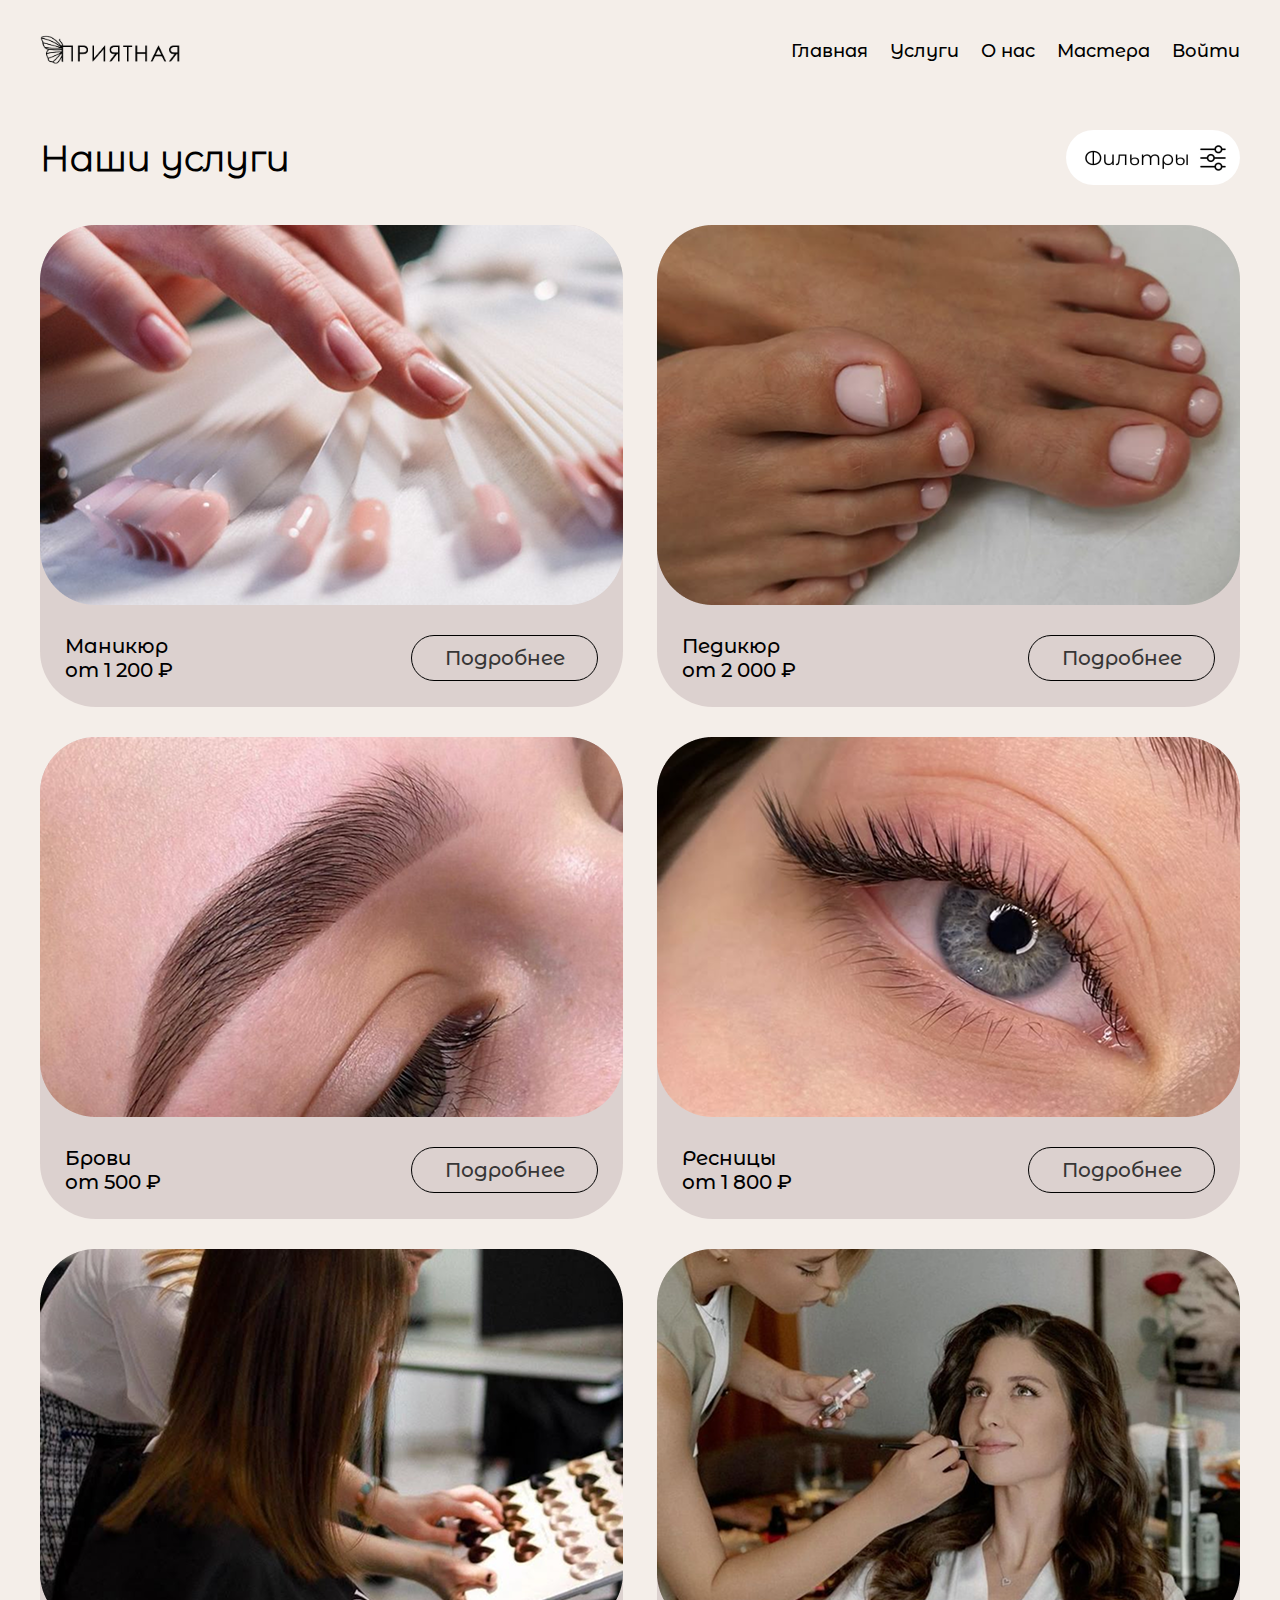
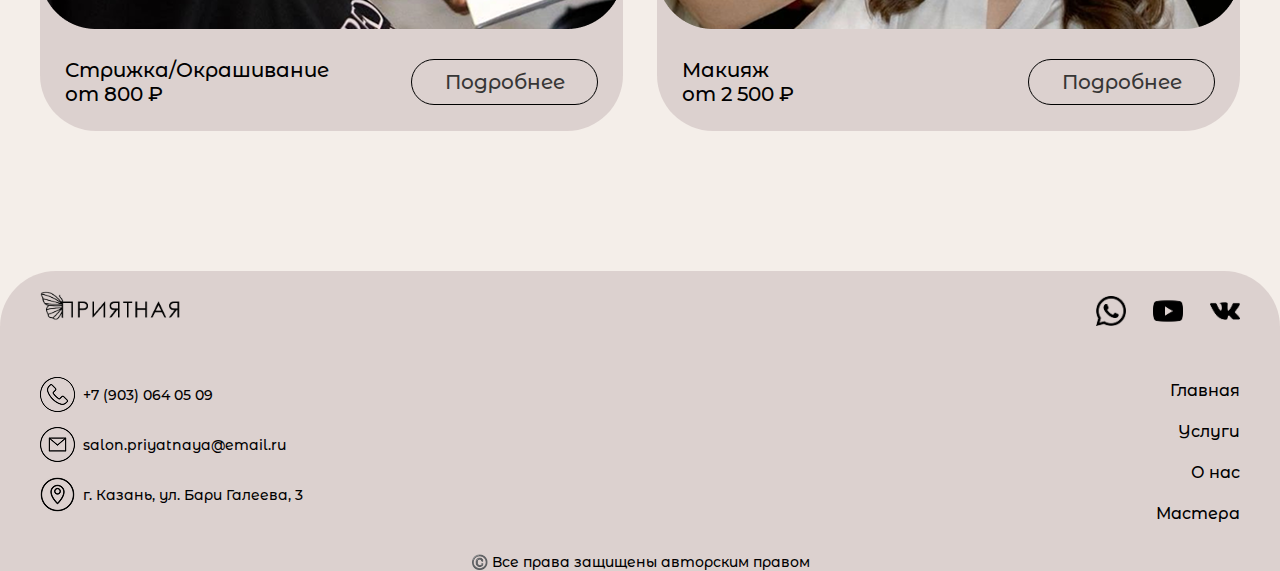
<file: catalog.html>
<!DOCTYPE html>
<html lang="ru">

<head>
    <meta charset="UTF-8">
    <meta name="viewport" content="width=device-width, initial-scale=1.0">
    <title>Каталог</title>
    <link rel="stylesheet" href="assets/css/style.css">
</head>

<body>
    <!-- шапка начало -->
    <header>
        <div class="container">
            <div class="logo">
                <a href="index.html"><img src="assets/media/image/logo.png" alt=""></a>
            </div>
            <input type="checkbox" id="burger">
            <label for="burger"></label>
            <div class="menu_nav">
            <nav>
                <a href="index.html">Главная</a>
                <a href="#catalog">Услуги</a>
                <a href="#o_nas">О нас</a>
                <a href="master.html">Мастера</a>
                <a href="reg.html">Войти</a>
            </nav></div>
        </div>
    </header>
    <!-- шапка конец -->

    <!-- каталог начало -->
    <div class="catalog_full">
        <div class="container">
            <div class="catalog_title">
                <h2>Наши услуги</h2>
                <img src="assets/media/image/catalog/1.jpg" alt="">
            </div>

            <div class="catalog_c">
                <div class="card">
                    <img src="assets/media/image/catalog_full/1.png" alt="">
                    <div class="catalog_info">
                        <p>Маникюр <br>
                            от 1 200 ₽ </p>
                        <a href="usluga.html" class="btn_reg">Подробнее</a>
                    </div>
                </div>

                <div class="card">
                    <img src="assets/media/image/catalog_full/2.png" alt="">
                    <div class="catalog_info">
                        <p>Педикюр <br>
                            от 2 000 ₽ </p>
                        <a href="#" class="btn_reg">Подробнее</a>
                    </div>
                </div>

                <div class="card">
                    <img src="assets/media/image/catalog_full/3.png" alt="">
                    <div class="catalog_info">
                        <p>Брови <br>
                            от 500 ₽ </p>
                        <a href="#" class="btn_reg">Подробнее</a>
                    </div>
                </div>

                <div class="card">
                    <img src="assets/media/image/catalog_full/4.png" alt="">
                    <div class="catalog_info">
                        <p>Ресницы <br>
                            от 1 800 ₽ </p>
                        <a href="#" class="btn_reg">Подробнее</a>
                    </div>
                </div>

                <div class="card">
                    <img src="assets/media/image/catalog_full/5.png" alt="">
                    <div class="catalog_info">
                        <p>Стрижка/Окрашивание <br>
                            от 800 ₽ </p>
                        <a href="#" class="btn_reg">Подробнее</a>
                    </div>
                </div>

                <div class="card">
                    <img src="assets/media/image/catalog_full/6.png" alt="">
                    <div class="catalog_info">
                        <p>Макияж <br>
                            от 2 500 ₽ </p>
                        <a href="#" class="btn_reg">Подробнее</a>
                    </div>
                </div>
            </div>
        </div>
    </div>
    <!-- каталог конец -->


</body> <!-- футер начало -->
<footer class="mt140">
    <div class="container">
        <div class="footer_content">
            <div class="footer_left">
                <div class="logo">
                    <img src="assets/media/image/logo.png" alt="">
                </div>
                <div class="footer_contacts">
                    <div class="fc_card">
                        <img src="assets/media/image/footer/1.png" alt="">
                        <p>+7 (903) 064 05 09 </p>
                    </div>
                    <div class="fc_card">
                        <img src="assets/media/image/footer/2.png" alt="">
                        <p>salon.priyatnaya@email.ru</p>
                    </div>
                    <div class="fc_card">
                        <img src="assets/media/image/footer/3.png" alt="">
                        <p>г. Казань, ул. Бари Галеева, 3</p>
                    </div>
                </div>
            </div>

            <div class="footer_right">
                <div class="fr">
                    <img src="assets/media/image/footer/4.png" alt="">
                    <img src="assets/media/image/footer/5.png" alt="">
                    <img src="assets/media/image/footer/6.png" alt="">
                </div>
                <nav>
                    <a href="index.html">Главная</a>
                    <a href="#catalog">Услуги</a>
                    <a href="#o_nas">О нас</a>
                    <a href="master.html">Мастера</a>
                </nav>
            </div>
        </div>
        <p class="coop">©️ Все права защищены авторским правом </p>
    </div>
</footer>
<!-- футер конец -->

</html>
</file>
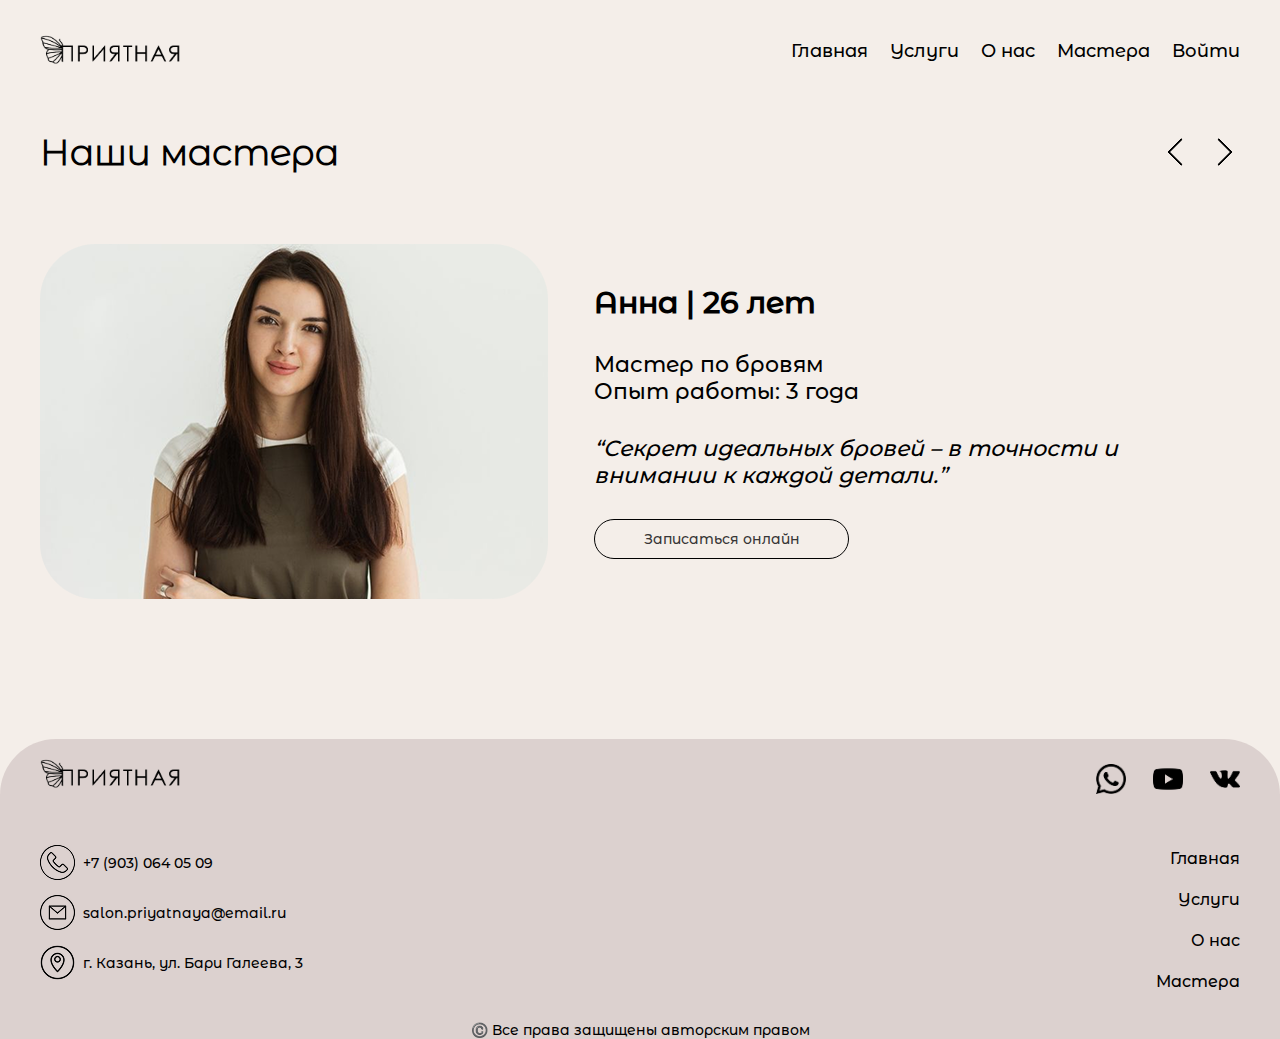
<file: master.html>
<!DOCTYPE html>
<html lang="ru">

<head>
    <meta charset="UTF-8">
    <meta name="viewport" content="width=device-width, initial-scale=1.0">
    <title>Мастера</title>
    <link rel="stylesheet" href="assets/css/style.css">
</head>

<body>
    <!-- шапка начало -->
    <header>
        <div class="container">
            <div class="logo">
                <a href="index.html"><img src="assets/media/image/logo.png" alt=""></a>
            </div>
            <input type="checkbox" id="burger">
            <label for="burger"></label>
            <div class="menu_nav">
                <nav>
                    <a href="index.html">Главная</a>
                    <a href="#catalog">Услуги</a>
                    <a href="#o_nas">О нас</a>
                    <a href="master.html">Мастера</a>
                    <a href="reg.html">Войти</a>
                </nav>
            </div>
        </div>
    </header>
    <!-- шапка конец -->

    <!-- мастер начало -->
    <div class="master container">
        <div class="master_title">
            <h2>Наши мастера</h2>
            <div class="master_slide">
                <img src="assets/media/image/master/2.png" alt="">
                <img src="assets/media/image/master/1.png" alt="">
            </div>
        </div>
        <div class="master_card">
            <img src="assets/media/image/master/foto.png" alt="">
            <div class="master_text">
                <h3>Анна | 26 лет </h3>
                <p>Мастер по бровям <br>
                    Опыт работы: 3 года </p>
                <p><span>“Секрет идеальных бровей – в точности и внимании к каждой детали.”</span></p>
                <a href="reg.html" class="btn_reg">Записаться онлайн</a>
            </div>
        </div>

    </div>
    <!-- мастер конец -->

    <!-- футер начало -->
    <footer class="mt140">
        <div class="container">
            <div class="footer_content">
                <div class="footer_left">
                    <div class="logo">
                        <img src="assets/media/image/logo.png" alt="">
                    </div>
                    <div class="footer_contacts">
                        <div class="fc_card">
                            <img src="assets/media/image/footer/1.png" alt="">
                            <p>+7 (903) 064 05 09 </p>
                        </div>
                        <div class="fc_card">
                            <img src="assets/media/image/footer/2.png" alt="">
                            <p>salon.priyatnaya@email.ru</p>
                        </div>
                        <div class="fc_card">
                            <img src="assets/media/image/footer/3.png" alt="">
                            <p>г. Казань, ул. Бари Галеева, 3</p>
                        </div>
                    </div>
                </div>

                <div class="footer_right">
                    <div class="fr">
                        <img src="assets/media/image/footer/4.png" alt="">
                        <img src="assets/media/image/footer/5.png" alt="">
                        <img src="assets/media/image/footer/6.png" alt="">
                    </div>
                    <nav>
                        <a href="#banner">Главная</a>
                        <a href="#catalog">Услуги</a>
                        <a href="#o_nas">О нас</a>
                        <a href="master.html">Мастера</a>
                    </nav>
                </div>
            </div>
            <p class="coop">©️ Все права защищены авторским правом </p>
        </div>
    </footer>
    <!-- футер конец -->
</body>

</html>
</file>
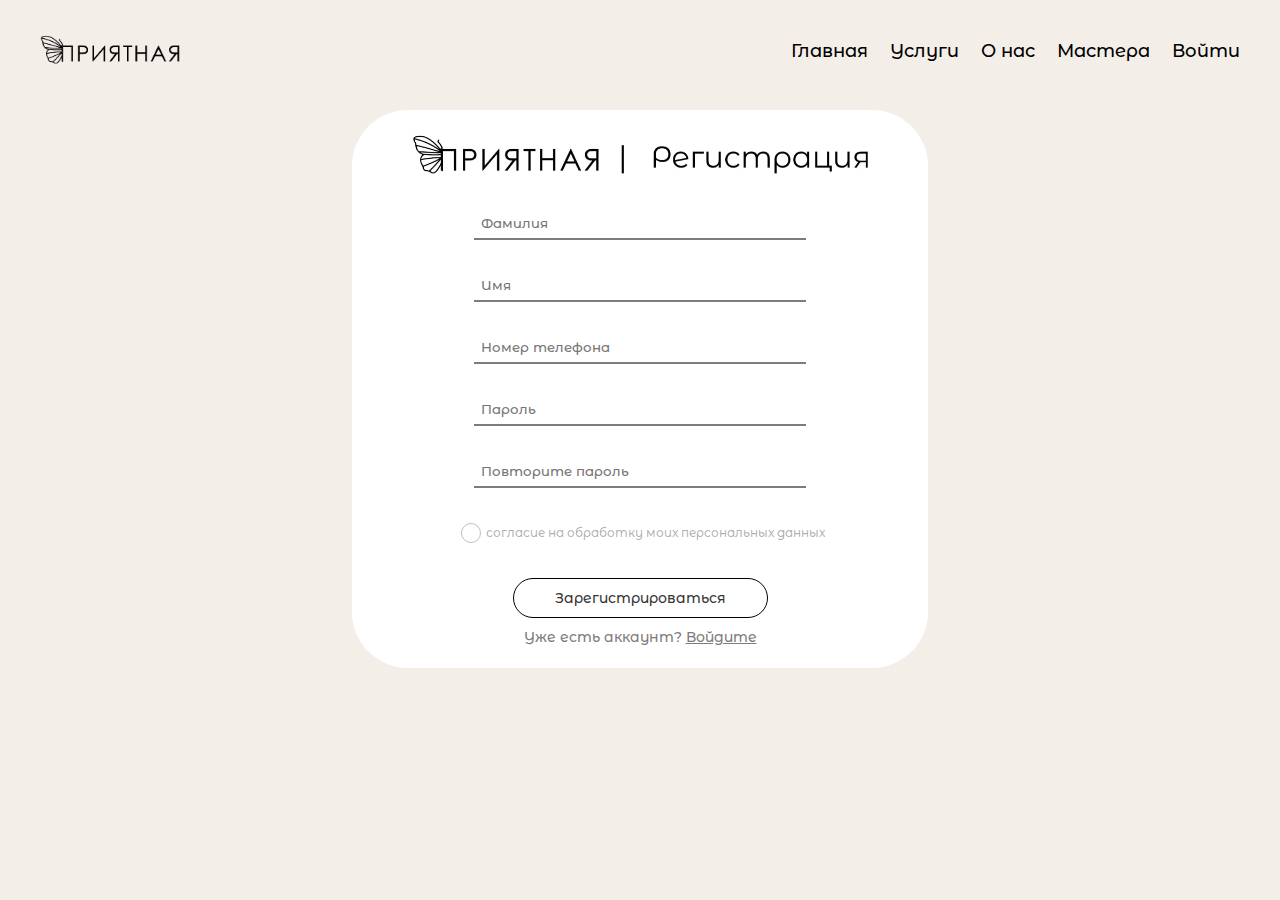
<file: reg.html>
<!DOCTYPE html>
<html lang="ru">

<head>
    <meta charset="UTF-8">
    <meta name="viewport" content="width=device-width, initial-scale=1.0">
    <title>Регистрация</title>
    <link rel="stylesheet" href="assets/css/style.css">
</head>

<body>
    <!-- шапка начало -->
    <header>
        <div class="container">
            <div class="logo">
                <a href="index.html"><img src="assets/media/image/logo.png" alt=""></a>
            </div>
            <input type="checkbox" id="burger">
            <label for="burger"></label>
            <div class="menu_nav">
                <nav>
                    <a href="index.html">Главная</a>
                    <a href="#catalog">Услуги</a>
                    <a href="#o_nas">О нас</a>
                    <a href="master.html">Мастера</a>
                    <a href="reg.html">Войти</a>
                </nav>
            </div>
        </div>
    </header>
    <!-- шапка конец -->

    <!-- форма регистрации -->
    <div class="reg_container container">
        <div class="reg">
            <div class="reg_title">
                <img src="assets/media/image/reg/1.jpg" alt="">
            </div>
            <form action="">
                <input type="text" placeholder="Фамилия">
                <input type="text" placeholder="Имя">
                <input type="tel" placeholder="Номер телефона">
                <input type="number" placeholder="Пароль">
                <input type="number" placeholder="Повторите пароль">
                <div class="checkbox-block">
                    <input type="checkbox">
                    <a href="#">согласие на обработку моих персональных данных</a>
                </div>
                <a href="index.html" class="btn_reg">Зарегистрироваться</a>
            </form>
            <a href="vhod.html" class="vhod">Уже есть аккаунт? <span>Войдите</span></a>
        </div>
    </div>
    <!-- форма регистрации -->
</body>

</html>
</file>
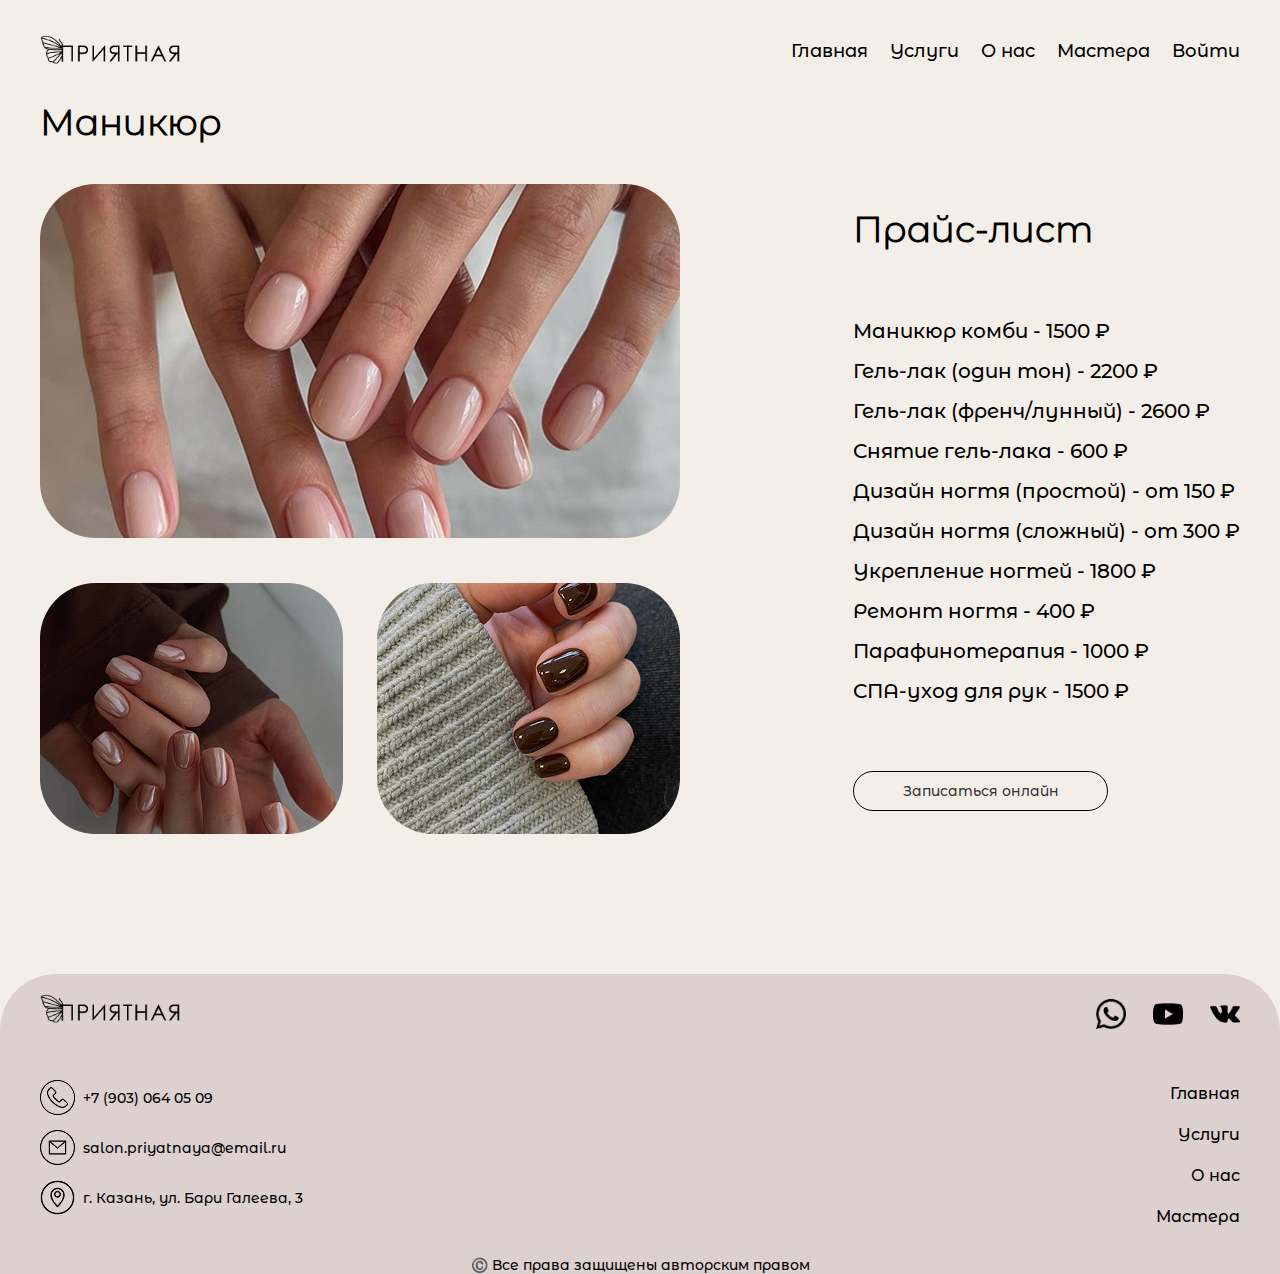
<file: usluga.html>
<!DOCTYPE html>
<html lang="ru">

<head>
    <meta charset="UTF-8">
    <meta name="viewport" content="width=device-width, initial-scale=1.0">
    <title>Маникюр</title>
    <link rel="stylesheet" href="assets/css/style.css">
</head>

<body>
    <!-- шапка начало -->
    <header>
        <div class="container">
            <div class="logo">
                <a href="index.html"><img src="assets/media/image/logo.png" alt=""></a>
            </div>
            <input type="checkbox" id="burger">
            <label for="burger"></label>
            <div class="menu_nav">
                <nav>
                    <a href="index.html">Главная</a>
                    <a href="#catalog">Услуги</a>
                    <a href="#o_nas">О нас</a>
                    <a href="master.html">Мастера</a>
                    <a href="reg.html">Войти</a>
                </nav>
            </div>
        </div>
    </header>
    <!-- шапка конец -->

    <!-- услуга начало -->
    <div class="usluga container">
        <h2>Маникюр</h2>
        <div class="usluga_card">
            <div class="us_img">
                <div class="usi1">
                    <img src="assets/media/image/usluga/1.png" alt="">
                </div>
                <div class="usi">
                    <img src="assets/media/image/usluga/2.png" alt="">
                    <img src="assets/media/image/usluga/3.png" alt="">
                </div>
            </div>

            <div class="usluga_text">
                <h2>Прайс-лист</h2>
                <p>Маникюр комби - 1500 ₽ <br>
                    Гель-лак (один тон) - 2200 ₽ <br>
                    Гель-лак (френч/лунный) - 2600 ₽ <br>
                    Снятие гель-лака - 600 ₽ <br>
                    Дизайн ногтя (простой) - от 150 ₽ <br>
                    Дизайн ногтя (сложный) - от 300 ₽ <br>
                    Укрепление ногтей - 1800 ₽ <br>
                    Ремонт ногтя - 400 ₽ <br>
                    Парафинотерапия - 1000 ₽ <br>
                    СПА-уход для рук - 1500 ₽</p>
                <a href="reg.html" class="btn_reg">Записаться онлайн</a>
            </div>
        </div>
    </div>
    <!-- услуга конец -->

    <!-- футер начало -->
    <footer class="mt140">
        <div class="container">
            <div class="footer_content">
                <div class="footer_left">
                    <div class="logo">
                        <img src="assets/media/image/logo.png" alt="">
                    </div>
                    <div class="footer_contacts">
                        <div class="fc_card">
                            <img src="assets/media/image/footer/1.png" alt="">
                            <p>+7 (903) 064 05 09 </p>
                        </div>
                        <div class="fc_card">
                            <img src="assets/media/image/footer/2.png" alt="">
                            <p>salon.priyatnaya@email.ru</p>
                        </div>
                        <div class="fc_card">
                            <img src="assets/media/image/footer/3.png" alt="">
                            <p>г. Казань, ул. Бари Галеева, 3</p>
                        </div>
                    </div>
                </div>

                <div class="footer_right">
                    <div class="fr">
                        <img src="assets/media/image/footer/4.png" alt="">
                        <img src="assets/media/image/footer/5.png" alt="">
                        <img src="assets/media/image/footer/6.png" alt="">
                    </div>
                    <nav>
                        <a href="#banner">Главная</a>
                        <a href="#catalog">Услуги</a>
                        <a href="#o_nas">О нас</a>
                        <a href="master.html">Мастера</a>
                    </nav>
                </div>
            </div>
            <p class="coop">©️ Все права защищены авторским правом </p>
        </div>
    </footer>
    <!-- футер конец -->
</body>

</html>
</file>
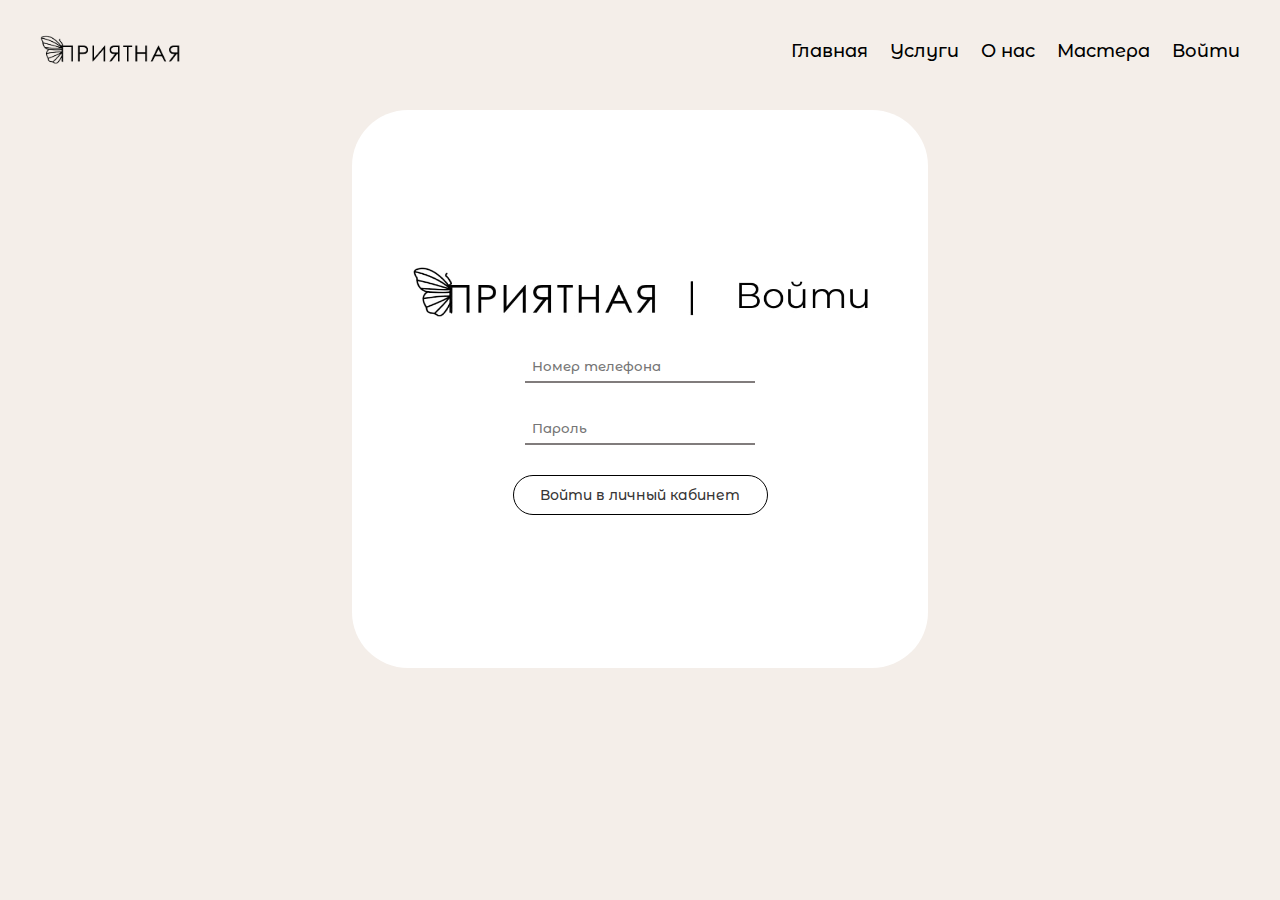
<file: vhod.html>
<!DOCTYPE html>
<html lang="ru">

<head>
    <meta charset="UTF-8">
    <meta name="viewport" content="width=device-width, initial-scale=1.0">
    <title>Вход</title>
    <link rel="stylesheet" href="assets/css/style.css">
</head>

<body>
    <!-- шапка начало -->
    <header>
        <div class="container">
            <div class="logo">
                <a href="index.html"><img src="assets/media/image/logo.png" alt=""></a>
            </div>
            <input type="checkbox" id="burger">
            <label for="burger"></label>
            <div class="menu_nav">
                <nav>
                    <a href="index.html">Главная</a>
                    <a href="#catalog">Услуги</a>
                    <a href="#o_nas">О нас</a>
                    <a href="master.html">Мастера</a>
                    <a href="reg.html">Войти</a>
                </nav>
            </div>
        </div>
    </header>
    <!-- шапка конец -->

    <!-- форма регистрации -->
    <div class="reg_container container">
        <div class="reg">
            <div class="reg_title">
                <img src="assets/media/image/reg/2.jpg" alt="">
            </div>
            <form action="">
                <input type="tel" placeholder="Номер телефона">
                <input type="number" placeholder="Пароль">
                <a href="index.html" class="btn_reg">Войти в личный кабинет</a>
            </form>
        </div>
    </div>
    <!-- форма регистрации -->
</body>

</html>
</file>
<file: assets/css/style.css>
* {
    padding: 0;
    margin: 0;
    text-decoration: none;
    list-style: none;
    box-sizing: border-box;
    scroll-behavior: smooth;
    transition: 0.5s;
    animation: show 0.5s;
    font-family: 'MontserratAlternates';
}

/* подключение шрифта */
@font-face {
    font-family: 'MontserratAlternates';
    src: url('../media/fonts/Montserrat_Alternates/MontserratAlternates-Medium.ttf');
}

@font-face {
    font-family: 'MontserratAlternate-Bold';
    src: url('../media/fonts/Montserrat_Alternates/MontserratAlternates-Bold.ttf');
}

@font-face {
    font-family: 'MontserratAlternates-Italic';
    src: url('../media/fonts/Montserrat_Alternates/MontserratAlternates-Italic.ttf');
}

@font-face {
    font-family: 'MontserratAlternates-Light';
    src: url('../media/fonts/Montserrat_Alternates/MontserratAlternates-Light.ttf');
}

/* подключение шрифта */

#burger,
[for=burger] {
    display: none;
}

.container {
    margin: 0 auto;
    width: 1200px;
}

.mt140 {
    margin-top: 140px;
}

body {
    background-color: #F4EEE9;
}

.btn {
    width: 255px;
    display: flex;
    justify-content: center;
    background-color: rgb(72%, 65%, 66%, 40%);
    font-size: 18px;
    color: #373636;
    border: 1px solid rgb(72%, 65%, 66%, 40%);
    border-radius: 40px;
    padding: 10px;
}

.btn:hover {
    background-color: transparent;
    border: 1px solid #000;
}

.btn_reg {
    width: 255px;
    display: flex;
    justify-content: center;
    background-color: transparent;
    font-size: 14px;
    color: #373636;
    border: 1px solid #000;
    border-radius: 40px;
    padding: 10px;
}

.btn_reg:hover {
    box-shadow: 0 0 10px #9b8083;
}

h1 {
    font-size: 60px;
    font-family: 'MontserratAlternates-Light';
}

h2 {
    font-size: 36px;
    font-family: 'MontserratAlternates-Light';
}

/* шапка начало */
header {
    padding: 15px 0;
    position: fixed;
    left: 0;
    right: 0;
    background-color: #F4EEE9;
}

header .container {
    display: flex;
    justify-content: space-between;
    align-items: center;
}

.logo img {
    width: 150px;
}

.person img {
    width: 30px;
}

.person img:hover {
    transform: scale(1.1);
}

nav {
    display: flex;
    gap: 22px;
}

nav a {
    font-size: 18px;
    color: #000;
}

nav a:hover {
    color: #B7A7A9;
}

/* шапка конец */

/* баннер начало */
section {
    display: flex;
    justify-content: space-between;
    padding: 40px 0;
    padding-top: 150px;
}

.banner_text {
    width: 500px;
    display: flex;
    flex-direction: column;
    gap: 60px;
    padding: 70px 0;
}

.banner_text p {
    font-size: 20px;
}

.banner_foto {
    display: flex;
    justify-content: space-between;
    gap: 26px;
}


.bf_1 {
    display: flex;
    flex-direction: column;
    gap: 65px;
}

/* баннер конец */

/* о нас начало */
.o_nas {
    display: flex;
    justify-content: center;
    align-items: center;
}

.o_nas img {
    width: 598px;
    border-radius: 56px 0 0 56px;
}

.on_text {
    width: 520px;
    height: 458px;
    background-color: rgb(72%, 65%, 66%, 40%);
    display: flex;
    flex-direction: column;
    gap: 40px;
    padding: 70px 40px 0 40px;
    border-radius: 0 56px 56px 0;
}

/* о нас конец */

/* преимущества начало */
.prem {
    background-color: rgb(72%, 65%, 66%, 40%);
    text-align: center;
    padding: 50px 0;
}

.prem_item {
    display: flex;
    justify-content: space-between;
    flex-wrap: wrap;
    padding-top: 50px;
}

.prem img {
    width: 100px;
}

.prem_card {
    width: 150px;
    display: flex;
    align-items: center;
    flex-direction: column;
    gap: 20px;
}

.prem_card:hover {
    transform: translateY(-4px);
}

/* преимущества конец */

/* услуги начало */
.catalog {
    display: flex;
    flex-direction: column;
    gap: 40px;
}

.catalog p {
    color: #fff;
    font-size: 32px;
    font-family: 'MontserratAlternates-Light';
    text-align: center;
}

.catalog_item {
    display: flex;
    justify-content: space-between;
}

.card1 {
    display: flex;
    flex-direction: column;
    gap: 30px;
}

.card2 {
    display: flex;
    justify-content: space-between;
}

.catalog_card {
    display: flex;
    justify-content: center;
    align-items: center;
    border-radius: 50px;
}

.catalog_card:hover {
    box-shadow: 0 0 50px #9b8083;
}

.c1 {
    width: 524px;
    height: 540px;
    background-image: url('../media/image/catalog/1.png.');
}

.c2 {
    width: 623px;
    height: 251px;
    background-image: url('../media/image/catalog/2.png.');
}

.c3 {
    width: 289px;
    height: 259px;
    background-image: url('../media/image/catalog/3.png.');
}

.c4 {
    width: 289px;
    height: 259px;
    background-image: url('../media/image/catalog/4.png.');
}

.cb {
    display: flex;
    justify-content: center;
    align-items: center;
}

/* услуги конец */

/* акции начало */
.sale_item {
    margin-top: 40px;
    flex-wrap: wrap;
    display: flex;
    justify-content: space-between;
    align-items: center;
}

.sale_card {
    text-align: center;
    font-size: 20px;
}

.sale_card p {
    width: 337px;
    padding-top: 7px;
}

.ps {
    font-size: 14px;
    margin-top: 45px;
}

/* акции конец */

/* футер начало */
footer {
    background-color: rgb(72%, 65%, 66%, 40%);
    border-radius: 56px 56px 0 0;
    font-size: 14px;
}

.footer_content {
    display: flex;
    justify-content: space-between;
}

.footer_left {
    display: flex;
    flex-direction: column;
    gap: 35px;
}

.footer_contacts {
    display: flex;
    flex-direction: column;
    gap: 15px;
}

.footer_right {
    margin-top: 25px;
}

.fc_card {
    display: flex;
    align-items: center;
    gap: 8px;
}

.fr {
    display: flex;
    align-items: center;
    gap: 27px;
}

.fr img {
    width: 30px;
}

footer nav {
    display: flex;
    gap: 22px;
    margin-top: 55px;
    flex-direction: column;
    text-align: right;
}

footer nav a {
    font-size: 16px;
    color: #000;
}

footer nav a:hover {
    color: #B7A7A9;
}

.coop {
    color: #000;
    margin-top: 30px;
    display: flex;
    justify-content: center;
    align-items: center;
}

/* футер конец */

/* форма начало */
.reg_container {
    display: flex;
    justify-content: center;
}

.reg_container .reg {
    margin-top: 110px;
}

.reg {
    background-color: #fff;
    border-radius: 56px;
    height: 558px;
    width: 576px;
    display: flex;
    justify-content: center;
    align-items: center;
    flex-direction: column;
}

.reg img {
    width: 188px;
}

.reg_title img {
    width: 456px;
}

form {
    display: flex;
    justify-content: center;
    align-items: center;
    flex-direction: column;
    gap: 30px;
    margin-top: 30px;
}

form input {
    width: 90%;
    border: none;
    outline: none;
    border: transparent;
    padding: 7px;
    border-bottom: 2px solid #817c7c;
}

input[type="checkbox"] {
    width: 20px;
    height: 20px;
    border: 1px solid rgba(0, 0, 0, 0.25);
    appearance: none;
    border-radius: 50%;
    margin: 5px;
}

.checkbox-block {
    justify-content: space-around;
    display: flex;
    align-items: center;
}

.checkbox-block a {
    color: rgba(0, 0, 0, 0.325);
    font-size: 12px;
}

.vhod {
    font-size: 14px;
    color: #817c7c;
    margin-top: 10px;
}

.vhod span {
    text-decoration: underline;
}

/* форма конец */

/* каталог полный начало */
.catalog_full {
    padding-top: 130px;
}

.catalog_title {
    display: flex;
    justify-content: space-between;
    align-items: center;
}

.catalog_title img {
    width: 174px;
    border-radius: 50px;
}

.catalog_c {
    display: flex;
    justify-content: space-between;
    align-items: center;
    margin-top: 40px;
    flex-wrap: wrap;
    gap: 30px;
}

.card {
    width: 583px;
    background-color: rgb(72%, 65%, 66%, 40%);
    border-radius: 56px;
}

.catalog_info {
    display: flex;
    justify-content: space-between;
    align-items: center;
    font-size: 20px;
    padding: 25px;
}

.catalog_info .btn_reg {
    width: 187px;
    font-size: 20px;
}

/* каталог полный конец */

/* услуга начало */
.usluga {
    padding-top: 100px;
}

.usluga_card {
    padding-top: 40px;
}

.us_img {
    display: flex;
    align-items: start;
    flex-direction: column;
    gap: 41px;
}

.usi {
    display: flex;
    align-items: center;
    gap: 34px;
}

.usluga_card {
    display: flex;
    justify-content: space-between;
    align-items: center;
}

.usluga_text {
    display: flex;
    flex-direction: column;
    gap: 60px;
}

.usluga_text p {
    font-size: 20px;
    font-weight: lighter;
    line-height: 2em;
}

/* услуга конец */

/* мастер начало */
.master {
    padding-top: 100px;
}

.master_title {
    display: flex;
    justify-content: space-between;
    align-items: center;
    padding-top: 30px;
}

.master_slide {
    display: flex;
    gap: 20px;
}

.master_card {
    display: flex;
    justify-content: space-between;
    align-items: center;
    padding-top: 70px;
}

.master_text {
    display: flex;
    flex-direction: column;
    gap: 30px;
    padding-left: 46px;
}

.master_text p {
    font-size: 22px;
}

.master_text p span {
    font-style: italic;
}

.master_text h3 {
    font-size: 30px;
}

/* мастер конец */



/* адаптив планшет начало */
@media screen and ((max-width:1200px)) and (min-width:700px) {

    #burger,
    [for=burger] {
        display: none;
    }

    .container {
        margin: 0 auto;
        width: 600px;
    }

    .mt140 {
        margin-top: 90px;
    }

    .btn {
        width: 180px;
        font-size: 13px;
        color: #373636;
        border-radius: 40px;
        padding: 13px;
    }

    .btn_reg {
        width: 180px;
        font-size: 10px;
        color: #373636;
        border: 1px solid #000;
        border-radius: 40px;
        padding: 8px;
    }

    h1 {
        font-size: 36px;
    }

    h2 {
        font-size: 20px;
    }

    /* шапка начало */
    .logo img {
        width: 100px;
    }

    .person img {
        width: 30px;
    }

    nav {
        gap: 17px;
    }

    nav a {
        font-size: 13px;
        color: #000;
    }

    /* шапка конец */

    /* баннер начало */

    section {
        padding: 20px 0;
        padding-top: 100px;
    }

    .banner_text {
        width: 450px;
        gap: 30px;
        padding: 30px 0;
    }

    .banner_text p {
        font-size: 14px;
    }

    .banner_foto {
        gap: 20px;
    }

    .banner_foto img {
        max-width: 100px;
    }

    .bf_1 {
        gap: 50px;
    }

    .bf_2 img {
        max-width: 190px;
    }

    /* баннер конец */

    /* о нас начало */
    .o_nas img {
        max-width: 250px;
        height: 240px;
        border-radius: 30px 0 0 30px;
    }

    .on_text {
        max-width: 250px;
        max-height: 240px;
        gap: 10px;
        padding: 30px 20px 0 20px;
        border-radius: 0 30px 30px 0;
        font-size: 10px;
    }

    /* о нас конец */

    /* преимущества начало */
    .prem {
        padding: 10px 0;
    }

    .prem_item {
        padding-top: 20px;
    }

    .prem img {
        width: 50px;
    }

    .prem_card {
        max-width: 100px;
        gap: 10px;
        font-size: 10px;
    }

    /* преимущества конец */

    /* услуги начало */
    .catalog {
        gap: 30px;
    }

    .catalog p {
        font-size: 20px;
    }

    .card1 {
        display: flex;
        flex-direction: column;
        gap: 20px;
    }

    .card2 {
        display: flex;
        gap: 10px;
    }

    .catalog_card {
        border-radius: 50px;
    }

    .c1 {
        max-width: 250px;
        background-image: url('../media/image/catalog/1.png.');
    }

    .c2 {
        max-width: 280px;
        background-image: url('../media/image/catalog/2.png.');
    }

    .c3 {
        max-width: 150px;
        background-image: url('../media/image/catalog/3.png.');
    }

    .c4 {
        max-width: 150px;
        background-image: url('../media/image/catalog/4.png.');
    }

    /* услуги конец */

    /* акции начало */
    .sale_item {
        margin-top: 20px;
    }

    .sale_card img {
        max-width: 150px;
    }

    .sale_card {
        font-size: 10px;
    }

    .sale_card p {
        width: 150px;
        padding-top: 7px;
    }

    .ps {
        font-size: 7px;
        margin-top: 20px;
    }

    /* акции конец */

    /* футер начало */
    footer {
        background-color: rgb(72%, 65%, 66%, 40%);
        border-radius: 56px 56px 0 0;
        font-size: 10px;
    }

    .footer_left {
        gap: 20px;
    }

    .footer_contacts {
        gap: 10px;
    }

    .footer_contacts img {
        max-width: 25px;
    }

    .footer_right {
        margin-top: 15px;
    }

    .fc_card {
        gap: 5px;
    }

    .fr {
        gap: 17px;
    }

    .fr img {
        max-width: 25px;
    }

    footer nav {
        display: flex;
        gap: 12px;
        margin-top: 35px;
    }

    footer nav a {
        font-size: 10px;
    }

    .coop {
        margin-top: 20px;
    }

    /* футер конец */

    /* форма начало */
    .reg_container .reg {
        margin-top: 100px;
    }

    .reg {
        max-height: 450px;
        max-width: 450px;
    }

    .reg img {
        width: 130px;
    }

    .reg_title img {
        width: 300px;
    }

    form {
        gap: 20px;
        margin-top: 20px;
    }

    input[type="checkbox"] {
        max-width: 15px;
        max-height: 15px;
    }

    .checkbox-block a {
        font-size: 10px;
    }

    .vhod {
        font-size: 10px;
    }

    /* форма конец */

    /* каталог полный начало */
    .catalog_full {
        padding-top: 100px;
    }

    .catalog_title img {
        width: 100px;
        border-radius: 50px;
    }

    .catalog_c {
        margin-top: 20px;
        flex-wrap: wrap;
        gap: 20px;
    }

    .card {
        max-width: 250px;
        border-radius: 20px;
    }

    .card img {
        max-width: 250px;
    }

    .catalog_info {
        font-size: 12px;
        padding: 15px;
    }

    .catalog_info .btn_reg {
        max-width: 137px;
        font-size: 12px;
    }

    /* каталог полный конец */

    /* услуга начало */
    .usluga_card {
        padding-top: 20px;
    }

    .us_img {
        gap: 25px;
    }

    .usi1 img {
        max-width: 350px;
    }

    .usi {
        gap: 30px;
    }

    .usi img {
        max-width: 160px;
    }

    .usluga_text {
        gap: 40px;
    }

    .usluga_text p {
        font-size: 10px;
        line-height: 1.5em;
    }

    /* услуга конец */

    /* мастер начало */
    .master_title {
        padding-top: 20px;
    }

    .master_slide {
        display: flex;
        gap: 10px;
    }

    .master_slide img {
        max-width: 20px;
    }

    .master_card {
        padding-top: 40px;
    }

    .master_card img {
        max-width: 270px;
    }

    .master_text {
        gap: 20px;
        padding-left: 26px;
    }

    .master_text p {
        font-size: 10px;
    }

    .master_text h3 {
        font-size: 20px;
    }

    /* мастер конец */
}

/* адаптив планшет конец */



/* адаптив мобилка начало */
@media screen and ((max-width:700px)) and (min-width:320px) {
    .container {
        margin: 0 auto;
        max-width: 300px;
    }

    .mt140 {
        margin-top: 20px;
    }

    .btn {
        max-width: 100px;
        font-size: 7px;
        padding: 10px;
    }

    .btn_reg {
        max-width: 100px;
        font-size: 7px;
        padding: 8px;
    }

    h1 {
        font-size: 28px;
    }

    h2 {
        font-size: 18px;
    }

    [for=burger] {
        display: block;
        position: fixed;
        top: 20px;
        right: 20px;
        width: 20px;
    }

    [for=burger]::before {
        content: '≡';
        font-size: 30px;
        z-index: 1000;
    }

    .menu_nav {
        display: none;
    }

    nav {
        position: fixed;
        top: 0;
        width: 80%;
        background: #B7A7A9;
        display: flex;
        flex-direction: column;
        gap: 20px;
        align-items: center;
        padding: 20px 0;
        z-index: 99;
    }

    #burger:checked + label + .menu_nav {
        display: block;
    }

    #burger:checked + [for=burger]::before {
        content: '⊗';
        font-size: 20px;
    }

    @keyframes show {
        0% {
            opacity: 0;
        }

        100% {
            opacity: 1;
        }
    }

    /* шапка начало */
    .logo img {
        width: 70px;
    }

    .person img {
        width: 20px;
    }
    /* шапка конец */

    /* баннер начало */

    section {
        padding: 20px 0;
        padding-top: 80px;
        display: flex;
        flex-direction: column;
    }

    .banner_text {
        width: 300px;
        gap: 20px;
        padding: 20px 0;
    }

    .banner_text p {
        font-size: 10px;
    }

    .banner_foto {
        gap: 20px;
    }

    .banner_foto img {
        max-width: 130px;
    }

    .bf_1 {
        gap: 50px;
        display: flex;
        flex-direction: row;
    }

    .bf_2 {
        display: none;
    }

    /* баннер конец */

    /* о нас начало */
    .o_nas img {
        display: none;
    }

    .on_text {
        max-width: 250px;
        max-height: 240px;
        gap: 10px;
        padding: 30px 20px 0 20px;
        border-radius: 30px;
        font-size: 10px;
    }

    /* о нас конец */

    /* преимущества начало */
    .prem {
        padding: 10px 0;
    }

    .prem_item {
        padding-top: 20px;
    }

    .prem img {
        width: 40px;
    }

    .prem_card {
        max-width: 150px;
        gap: 10px;
        font-size: 7px;
    }

    /* преимущества конец */

    /* услуги начало */
    .catalog {
        gap: 30px;
    }

    .catalog p {
        font-size: 15px;
    }

    .catalog_item {
        display: flex;
        flex-direction: column;
        gap: 20px;
    }

    .card1 {
        display: flex;
        flex-direction: column;
        gap: 20px;
    }

    .card2 {
        display: flex;
        flex-direction: column;
        gap: 10px;
    }

    .catalog_card {
        border-radius: 50px;
    }

    .c1 {
        max-width: 280px;
        max-height: 280px;
        background-image: url('../media/image/catalog/1.png.');
    }

    .c2 {
        max-width: 280px;
        background-image: url('../media/image/catalog/2.png.');
    }

    .c3 {
        max-width: 280px;
        max-height: 280px;
        background-image: url('../media/image/catalog/3.png.');
    }

    .c4 {
        max-width: 280px;
        max-height: 280px;
        background-image: url('../media/image/catalog/4.png.');
    }

    /* услуги конец */

    /* акции начало */
    .sale_item {
        margin-top: 20px;
        gap: 20px;
        display: flex;
        flex-direction: column;
    }

    .sale_card img {
        max-width: 250px;
    }

    .sale_card {
        font-size: 10px;
    }

    .sale_card p {
        width: 150px;
        padding-top: 7px;
    }

    .ps {
        font-size: 7px;
        margin-top: 20px;
    }

    /* акции конец */

    /* футер начало */
    footer {
        background-color: rgb(72%, 65%, 66%, 40%);
        border-radius: 20px 20px 0 0;
        font-size: 10px;
    }

    .footer_left {
        gap: 20px;
    }

    .footer_left p {
        display: none;
    }

    .footer_contacts {
        gap: 30px;
        display: flex;
        flex-direction: row;
        justify-content: center;
        align-items: center;
    }

    .footer_contacts img {
        max-width: 25px;
    }

    .footer_right {
        margin-top: 15px;
    }

    .fc_card {
        gap: 5px;
    }

    .fr {
        gap: 17px;
    }

    .fr img {
        max-width: 25px;
    }

    footer nav {
        display: none;
    }

    .coop {
        margin-top: 20px;
    }

    /* футер конец */

    /* форма начало */
    .reg_container .reg {
        margin-top: 100px;
    }

    .reg {
        max-height: 500px;
        max-width: 300px;
    }

    .reg img {
        max-width: 100px;
    }

    .reg_title img {
        max-width: 200px;
    }

    /* форма конец */

    /* каталог полный начало */
    .catalog_title img {
        width: 80px;
    }

    .catalog_c {
        margin-top: 20px;
        flex-wrap: wrap;
        gap: 20px;
    }

    .card {
        max-width: 250px;
        border-radius: 20px;
    }

    .card img {
        max-width: 250px;
    }

    .catalog_info {
        font-size: 12px;
        padding: 15px;
    }

    .catalog_info .btn_reg {
        max-width: 137px;
        font-size: 12px;
    }

    /* каталог полный конец */

    /* услуга начало */
    .usluga_card {
        padding-top: 20px;
    }

    .us_img {
        gap: 25px;
    }

    .usi1 img {
        max-width: 250px;
    }

    .usi {
        display: none;
    }

    .usi img {
        max-width: 160px;
    }

    .usluga_card {
        flex-direction: column;
        display: flex;
        justify-content: start;
        align-items: start;
    }

    .usluga_text {
        gap: 20px;
    }

    .usluga_text p {
        font-size: 10px;
        line-height: 1.5em;
    }

    /* услуга конец */

    /* мастер начало */
    .master_title {
        padding-top: 20px;
    }

    .master_slide {
        display: flex;
        gap: 10px;
    }

    .master_slide img {
        max-width: 20px;
    }

    .master_card {
        padding-top: 40px;
        display: flex;
        flex-direction: column;
        justify-content: start;
        align-items: start;
        text-align: left;
    }

    .master_card img {
        max-width: 250px;
    }

    .master_text {
        margin-top: 30px;
        gap: 20px;
        padding-left: 26px;
    }

    .master_text p {
        font-size: 10px;
    }

    .master_text h3 {
        font-size: 20px;
    }

    /* мастер конец */
}

/* адаптив мобилка конец */
</file>
